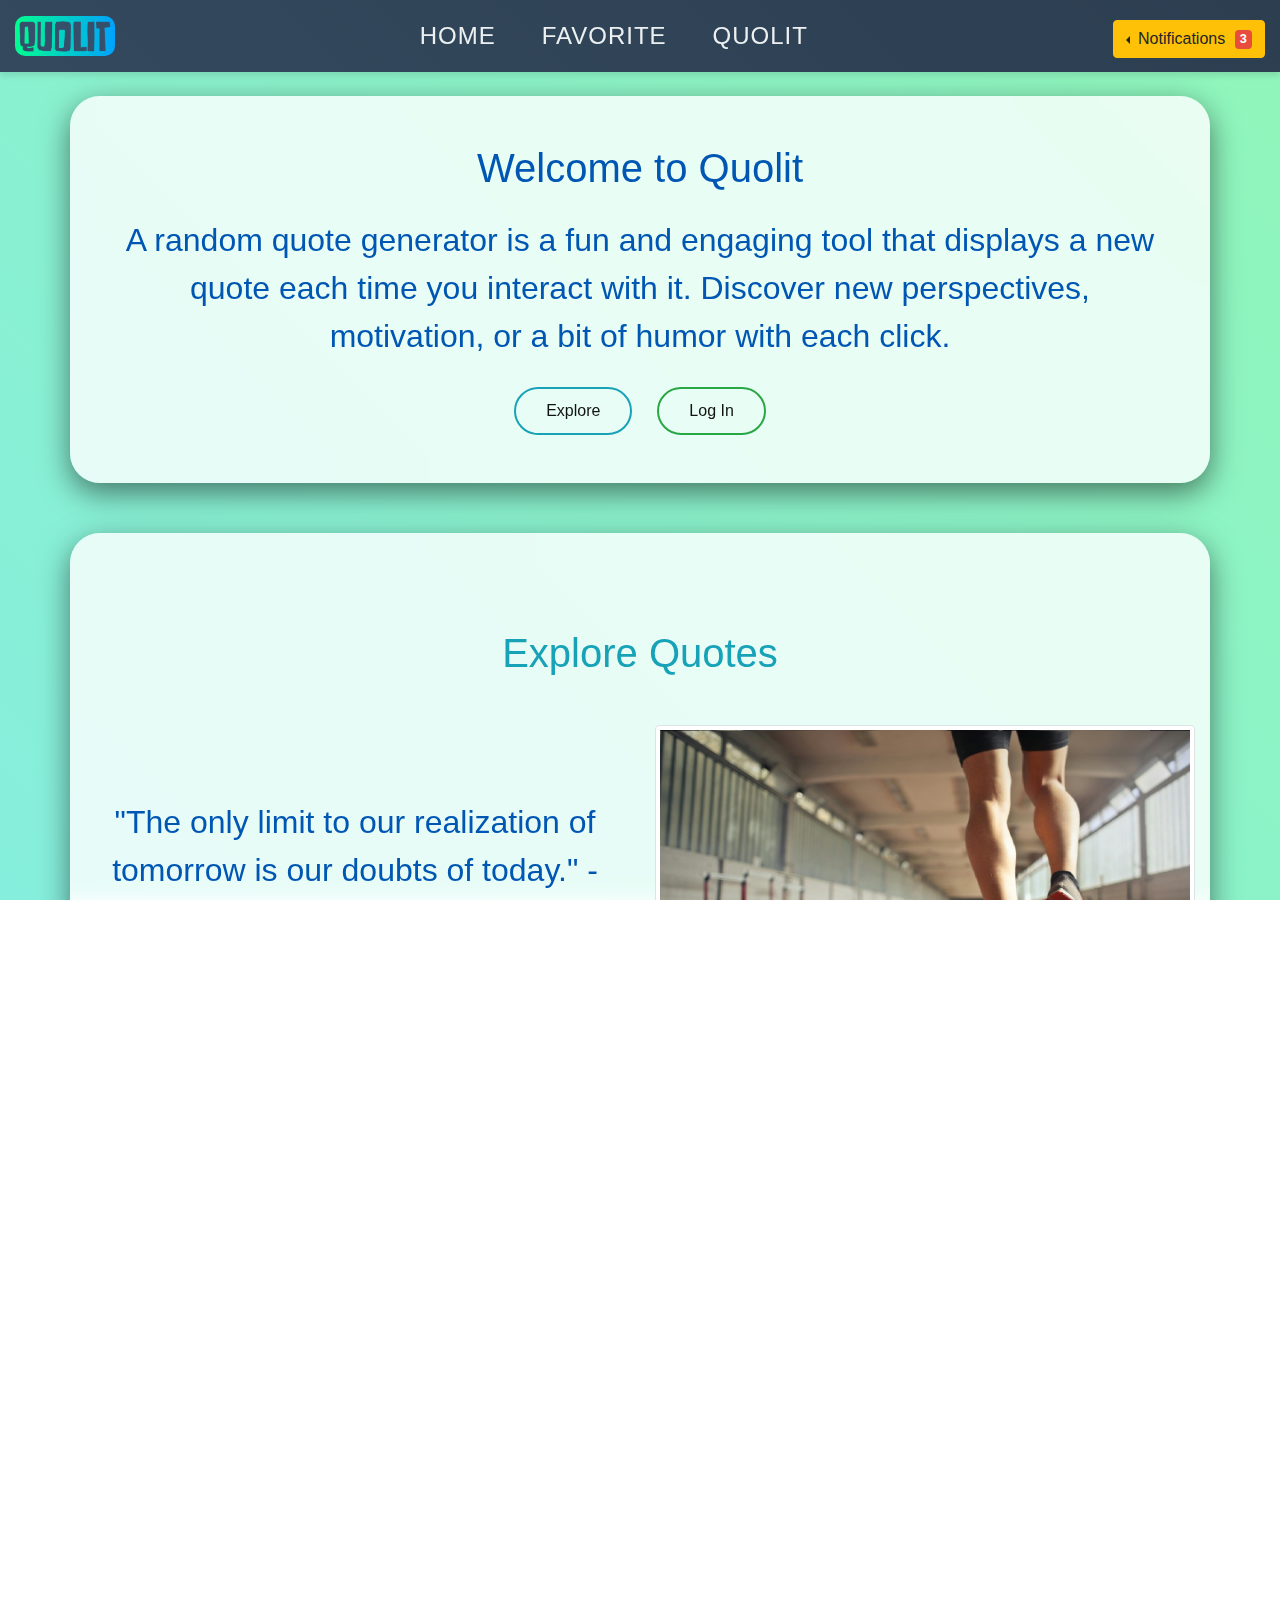
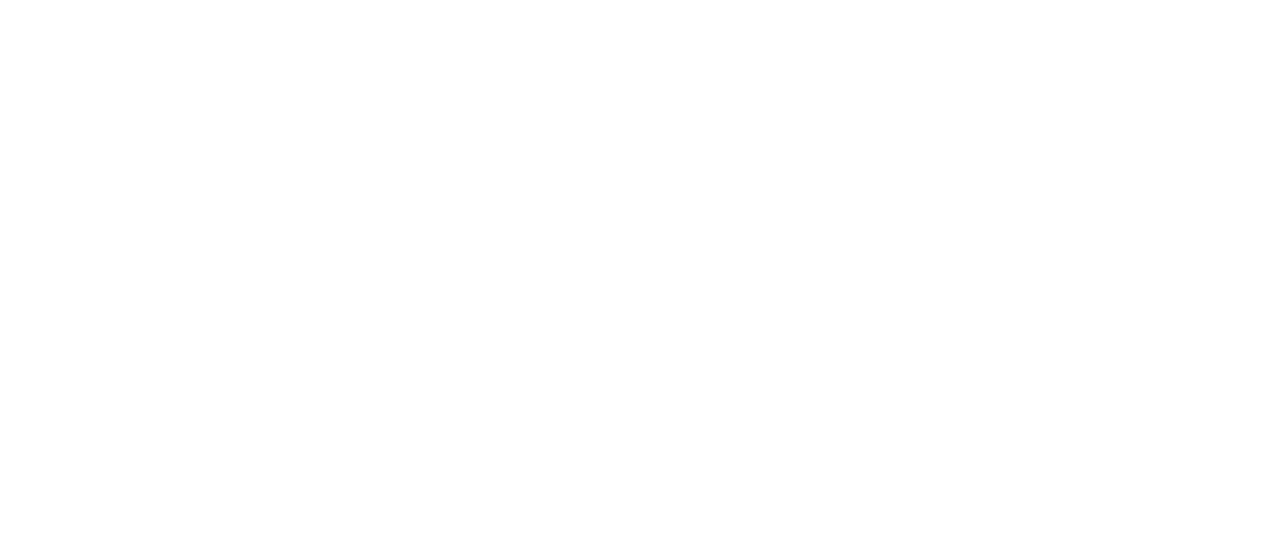
<file: index.html>
<!DOCTYPE html>
<html lang="en">
<head>
    <meta charset="UTF-8">
    <meta name="viewport" content="width=device-width, initial-scale=1.0">
    <title>Random Quote Generator</title>
    <link href="https://stackpath.bootstrapcdn.com/bootstrap/4.5.2/css/bootstrap.min.css" rel="stylesheet">
    
<style>
    body, html {
        height: 100%;
        margin: 0;
        font-family: Arial, Helvetica, sans-serif;
        overflow-x: hidden;
    }
    #body, #explore-quotes {
        text-align: center;
        font-size: xx-large;
        background-color: rgba(255, 255, 255, 0.8);
        backdrop-filter: blur(10px);
        box-shadow: 0 10px 30px rgba(0, 0, 0, 0.5);
        margin-bottom: 50px;
        border-radius: 30px;
        color: #0056b3;
        font-family: Arial, sans-serif;
    }
    #quolit {
        color: white;
    }

    #j, #i {
        border-width: 2px;
        padding: 10px 30px;
        font-size: medium;
        border-radius: 30px;

        color:#111212;
        font-family: Arial, sans-serif;
    }
    .container-fluid, .navbar {
        color: white;
    }

    .background {
        top: 0;
        left: 0;
        width: 100%;
        height: 100%;
        z-index: -1;
        background: linear-gradient(45deg, #7ee8fa, #9bff90);
        background-size: 300% 300%;
        position: fixed;
        animation: gradientAnimation 4s ease infinite;
        background-repeat: no-repeat;
    }

    @keyframes gradientAnimation {
        0% {
        background-position: 0% 50%;
        }
        50% {
        background-position: 100% 50%;
        }
        100% {
        background-position: 0% 50%;
        }
    }
    #nav {
      font-size: x-large;
      background: linear-gradient(45deg, #34495e, #2c3e50);
      color: white;
      padding: 10px 0;
      box-shadow: 0px 4px 6px rgba(0, 0, 0, 0.1);
      transition: all 0.3s ease-in-out;
    }

    #nav .nav-link {
        color: #ecf0f1;
        margin: 0 15px;
        font-weight: 500;
        letter-spacing: 1px;
        text-transform: uppercase;
        transition: color 0.3s ease, transform 0.3s ease;
    }

    #nav .nav-link:hover {
        color: #f1c40f;
        transform: scale(1.04);
    }

    #nav .navbar-toggler-icon {
        background-image: url("data:image/svg+xml,%3Csvg xmlns='http://www.w3.org/2000/svg' width='30' height='30' viewBox='0 0 30 30'%3E%3Cpath stroke='rgba(255, 255, 255, 0.7)' stroke-linecap='round' stroke-miterlimit='10' stroke-width='3' d='M4 7h22M4 15h22M4 23h22'/%3E%3C/svg%3E");
    }

    #nav .dropdown-menu {
        background: rgba(44, 62, 80, 0.9);
        border: none;
        border-radius: 10px;
    }

    #nav .dropdown-menu .dropdown-item {
        color: #ecf0f1;
        transition: background 0.3s, color 0.3s;
    }
    #nav .dropdown-menu .dropdown-item:hover {
        background: #f1c40f;
        color: #2c3e50;
    }
    #nav .badge-danger {
        background-color: #e74c3c;
        font-size: 0.8rem;
        margin-left: 5px;
    }
    /* Add hover effect to the logo */
    #nav img:hover {
        transform: scale(1.1);
        transition: transform 0.3s ease-in-out;
    }
</style>
</head>
<body class="background">
    <nav class="navbar navbar-expand-sm fixed-top" id="nav">
        <div class="container-fluid">
          <div class="d-flex align-items-center">
            <a href="main.html"><img src="data/logo1.png" alt="Logo" style="height: 40px; border-radius: 10px; width: 100px;"></a>
          </div>
          <button class="navbar-toggler" type="button" data-toggle="collapse" data-target="#navbarNavCenter">
            <span class="navbar-toggler-icon"></span>
          </button>
          <div class="collapse navbar-collapse justify-content-end" id="navbarNavCenter">
            <ul class="navbar-nav">
              <li class="nav-item">
                <a class="nav-link" href="index.html" id="quolit">Home</a>
              </li>
              <li class="nav-item">
                <a class="nav-link" href="favorite.html" target="_blank" id="quolit">Favorite</a>
              </li>
              <li class="nav-item">
                <a class="nav-link" href="main.html" target="_blank" id="quolit">Quolit</a>
              </li>
            </ul>
          </div>
          <div class="navbar-collapse justify-content-end" id="navbarNavRight">
            <ul class="navbar-nav">
              <li class="nav-item">
                <div class="btn-group dropleft notifications d-none d-md-block"  style="margin-top: 5px;">
                  <button type="button" class="btn btn-warning dropdown-toggle" id="dropdownMenuButton" data-toggle="dropdown" aria-haspopup="true" aria-expanded="false" onclick="generateRandomQuotes()">
                    Notifications <span class="badge badge-danger">3</span>
                  </button>
                  <div class="dropdown-menu" aria-labelledby="dropdownMenuButton" id="quoteDropdown">
                  </div>
                </div>
              </li>
            </ul>
          </div>
        </div>
      </nav>
    <br><br>
    <div class="container mt-5 p-5" id="body">
        <div class="text-center">
            <h1 class="mb-4">Welcome to Quolit</h1>
            <p>A random quote generator is a fun and engaging tool that displays a new quote each time you interact with it. Discover new perspectives, motivation, or a bit of humor with each click.</p>
            <div class="mt-4">
                <button type="button" class="btn btn-outline-info mr-3" onclick="location.href='#explore-quotes'" id="i">Explore</button>
                <a href="log.html"><button type="button" class="btn btn-outline-success" id="j">Log In</button></a>
            </div>
        </div>
    </div> 
    <div id="explore-quotes" class="container"><br>
        <h1 class="text-center mb-5 mt-5 text-info">Explore Quotes</h1>
        <div class="row mb-4">
            <div class="col-md-6 d-flex align-items-center">
                <p>"The only limit to our realization of tomorrow is our doubts of today." - Franklin D. Roosevelt</p>
            </div>
            <div class="col-md-6 rounded">
                <img src="data/q1.jpg" alt="Inspiring Scene 1" class="img-fluid img-thumbnail">
            </div>
        </div>
        <div class="row mb-4">
            <div class="col-md-6 order-md-2 d-flex align-items-center">
                <p>"The future belongs to those who believe in the beauty of their dreams." - Eleanor Roosevelt</p>
            </div>
            <div class="col-md-6 order-md-1">
                <img src="data/q2.jpg" alt="Inspiring Scene 2" class="img-fluid img-thumbnail">
            </div>
        </div>
        <div class="row mb-4">
            <div class="col-md-6 d-flex align-items-center">
                <p>"Do not watch the clock; do what it does. Keep going." - Sam Levenson</p>
            </div>
            <div class="col-md-6">
                <img src="data/q3ai.jpg" alt="Inspiring Scene 3" class="img-fluid img-thumbnail">
            </div>
        </div>
        <div class="row mb-4">
            <div class="col-md-6 order-md-2 d-flex align-items-center">
                <p>"Success is not final, failure is not fatal: It is the courage to continue that counts." - Winston Churchill</p>
            </div>
            <div class="col-md-6 order-md-1">
                <img src="data/q4.jpg" alt="Inspiring Scene 4" class="img-fluid img-thumbnail">
            </div>
        </div>
    </div>
    <footer class="text-center mt-5 py-3 bg-dark text-light">
        <p>&copy; 2024 Quolit | Bringing Inspiration to You</p>
    </footer>
    <script src="main.js"></script>
    <script src="https://code.jquery.com/jquery-3.5.1.slim.min.js"></script>
    <script src="https://cdn.jsdelivr.net/npm/popper.js@1.16.1/dist/umd/popper.min.js"></script>
    <script src="https://stackpath.bootstrapcdn.com/bootstrap/4.5.2/js/bootstrap.min.js"></script>
</body>
</html>
</file>
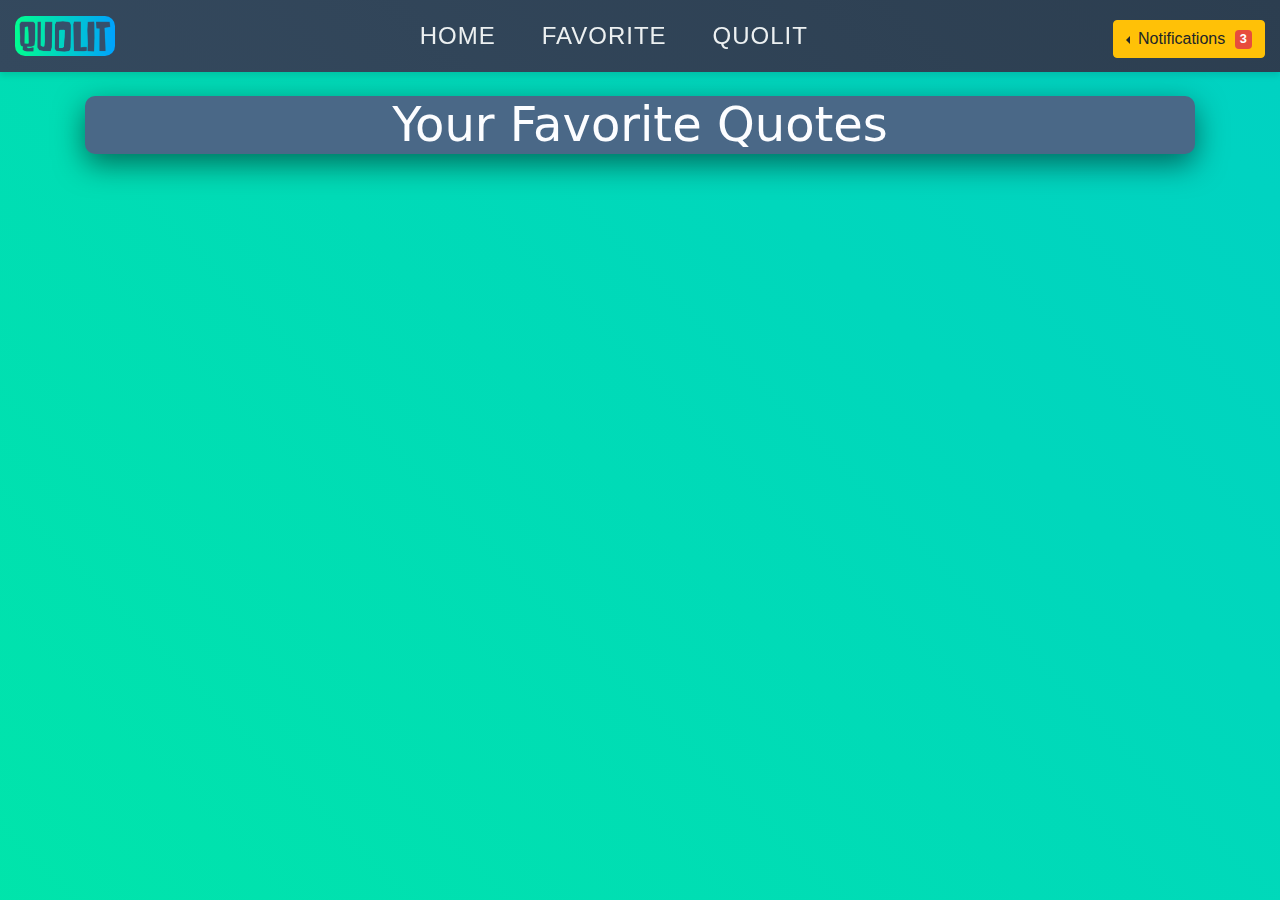
<file: favorite.html>
<!DOCTYPE html>
<html lang="en">
<head>
    <meta charset="UTF-8">
    <meta name="viewport" content="width=device-width, initial-scale=1.0">
    <title>Favorite Quotes</title>
    <link href="https://stackpath.bootstrapcdn.com/bootstrap/4.5.2/css/bootstrap.min.css" rel="stylesheet">
    <style>
        body, html {
        height: 100%;
        margin: 0;
        font-family: Arial, Helvetica, sans-serif;
        overflow-x: hidden;
        }
        #quolit{
          color: aliceblue
        }

        #align{
            text-align: center;
            font-size: xxx-large;
            background-color: rgb(74, 104, 135);
            backdrop-filter: blur(10px);
            box-shadow: 0 10px 30px rgba(0, 0, 0, 0.5);
            margin-bottom: 50px;
            border-radius: 10px;
            color: rgb(252, 253, 255);
            font-family: system-ui, -apple-system, BlinkMacSystemFont, 'Segoe UI', Roboto, Oxygen, Ubuntu, Cantarell, 'Open Sans', 'Helvetica Neue', sans-serif;
        }
        .card{
            border-radius: 20px;
            background-color: rgba(225, 225, 225, 0.8)
        }
        #btn{
            border-radius: 20px;
        }
        #bg {
            top: 0;
            left: 0;
            width: 100%;
            height: 100%;
            z-index: -1;

            background: linear-gradient(45deg, #01F596, #00D7BC,#00BDDC);
            background-size: 300% 300%;
            animation: gradientAnimation 8s ease infinite;
            background-repeat: no-repeat;
        }

        @keyframes gradientAnimation {
            0% {
                background-position: 0% 50%;
            }
            50% {
                background-position: 100% 50%;
            }
            100% {
                background-position: 0% 50%;
            }
        }
        #nav {
            font-size: x-large;
            background: linear-gradient(45deg, #34495e, #2c3e50);
            color: white;
            padding: 10px 0;
            box-shadow: 0px 4px 6px rgba(0, 0, 0, 0.1);
            transition: all 0.3s ease-in-out;
        }

        #nav .nav-link {
            color: #ecf0f1;
            margin: 0 15px;
            font-weight: 500;
            letter-spacing: 1px;
            text-transform: uppercase;
            transition: color 0.3s ease, transform 0.3s ease;
        }

        #nav .nav-link:hover {
            color: #f1c40f;
            transform: scale(1.04);
        }

        #nav .navbar-toggler-icon {
            background-image: url("data:image/svg+xml,%3Csvg xmlns='http://www.w3.org/2000/svg' width='30' height='30' viewBox='0 0 30 30'%3E%3Cpath stroke='rgba(255, 255, 255, 0.7)' stroke-linecap='round' stroke-miterlimit='10' stroke-width='3' d='M4 7h22M4 15h22M4 23h22'/%3E%3C/svg%3E");
        }

        #nav .dropdown-menu {
            background: rgba(44, 62, 80, 0.9);
            border: none;
            border-radius: 10px;
        }

        #nav .dropdown-menu .dropdown-item {
            color: #ecf0f1;
            transition: background 0.3s, color 0.3s;
        }

        #nav .dropdown-menu .dropdown-item:hover {
            background: #f1c40f;
            color: #2c3e50;
        }

        #nav .badge-danger {
            background-color: #e74c3c;
            font-size: 0.8rem;
            margin-left: 5px;
        }

        #nav img:hover {
            transform: scale(1.1);
            transition: transform 0.3s ease-in-out;
        }

        @keyframes popIn {
        0% {
            opacity: 0;
            transform: scale(0.8);
        }
        100% {
            opacity: 1;
            transform: scale(1);
        }
        }

        .pop-in {
            animation: popIn 1.5s ease forwards;
        }
        .card:hover{
            transform:scale(1.05);
        }
        .card{
            transition: all .45s ease;
        }
    </style>
</head>
<body class="d-flex flex-column min-vh-100" id="bg">
    <nav class="navbar navbar-expand-sm fixed-top" id="nav">
        <div class="container-fluid">
          <div class="d-flex align-items-center">
            <a href="main.html"><img src="data/logo1.png" alt="Logo" style="height: 40px; border-radius: 10px; width: 100px;"></a>
          </div>
          <button class="navbar-toggler" type="button" data-toggle="collapse" data-target="#navbarNavCenter">
            <span class="navbar-toggler-icon"></span>
          </button>
          <div class="collapse navbar-collapse justify-content-end" id="navbarNavCenter">
            <ul class="navbar-nav">
              <li class="nav-item">
                <a class="nav-link" href="index.html" id="quolit">Home</a>
              </li>
              <li class="nav-item">
                <a class="nav-link" href="favorite.html" target="_blank" id="quolit">Favorite</a>
              </li>
              <li class="nav-item">
                <a class="nav-link" href="main.html" target="_blank" id="quolit">Quolit</a>
              </li>
            </ul>
          </div>
          <div class="navbar-collapse justify-content-end" id="navbarNavRight">
            <ul class="navbar-nav">
              <li class="nav-item">
                <div class="btn-group dropleft notifications d-none d-md-block"  style="margin-top: 5px;">
                  <button type="button" class="btn btn-warning dropdown-toggle" id="dropdownMenuButton" data-toggle="dropdown" aria-haspopup="true" aria-expanded="false" onclick="generateRandomQuotes()">
                    Notifications <span class="badge badge-danger">3</span>
                  </button>
                  <div class="dropdown-menu" aria-labelledby="dropdownMenuButton" id="quoteDropdown">
                  </div>
                </div>
              </li>
            </ul>
          </div>
        </div>
      </nav>
        <br><br>
    <div class="container mt-5">
        <h1 class="text-center mb-5" id="align">Your Favorite Quotes</h1>
        <div id="favorite-quotes-container" class="row">
            
        </div>
    <script>
        let favQuotes = JSON.parse(localStorage.getItem('favQuotes')) || [];
        let container = document.getElementById('favorite-quotes-container');

        function removeQuote(index) {
            favQuotes.splice(index, 1);
            localStorage.setItem('favQuotes', JSON.stringify(favQuotes));
            renderQuotes();
        }

        function renderQuotes() {
            container.innerHTML = ''; // Clear the container
            favQuotes.forEach((quote, index) => {
                let quoteDiv = document.createElement('div');
                quoteDiv.classList.add('col-md-6', 'mb-4' , 'pop-in');

                let quoteCard = `
                    <div class="card">
                        <div class="card-body">
                            <p class="card-text">${quote}</p>
                            <button class="btn btn-danger" id="btn" onclick="removeQuote(${index})">Remove</button>
                        </div>
                    </div>
                `;
                quoteDiv.innerHTML = quoteCard;
                container.appendChild(quoteDiv);
            });
        }

        renderQuotes();
    </script>
    <script src="main.js"></script>
    <script src="https://code.jquery.com/jquery-3.5.1.slim.min.js"></script>
    <script src="https://cdn.jsdelivr.net/npm/popper.js@1.16.1/dist/umd/popper.min.js"></script>
    <script src="https://stackpath.bootstrapcdn.com/bootstrap/4.5.2/js/bootstrap.min.js"></script>
</body>
</html>
</file>
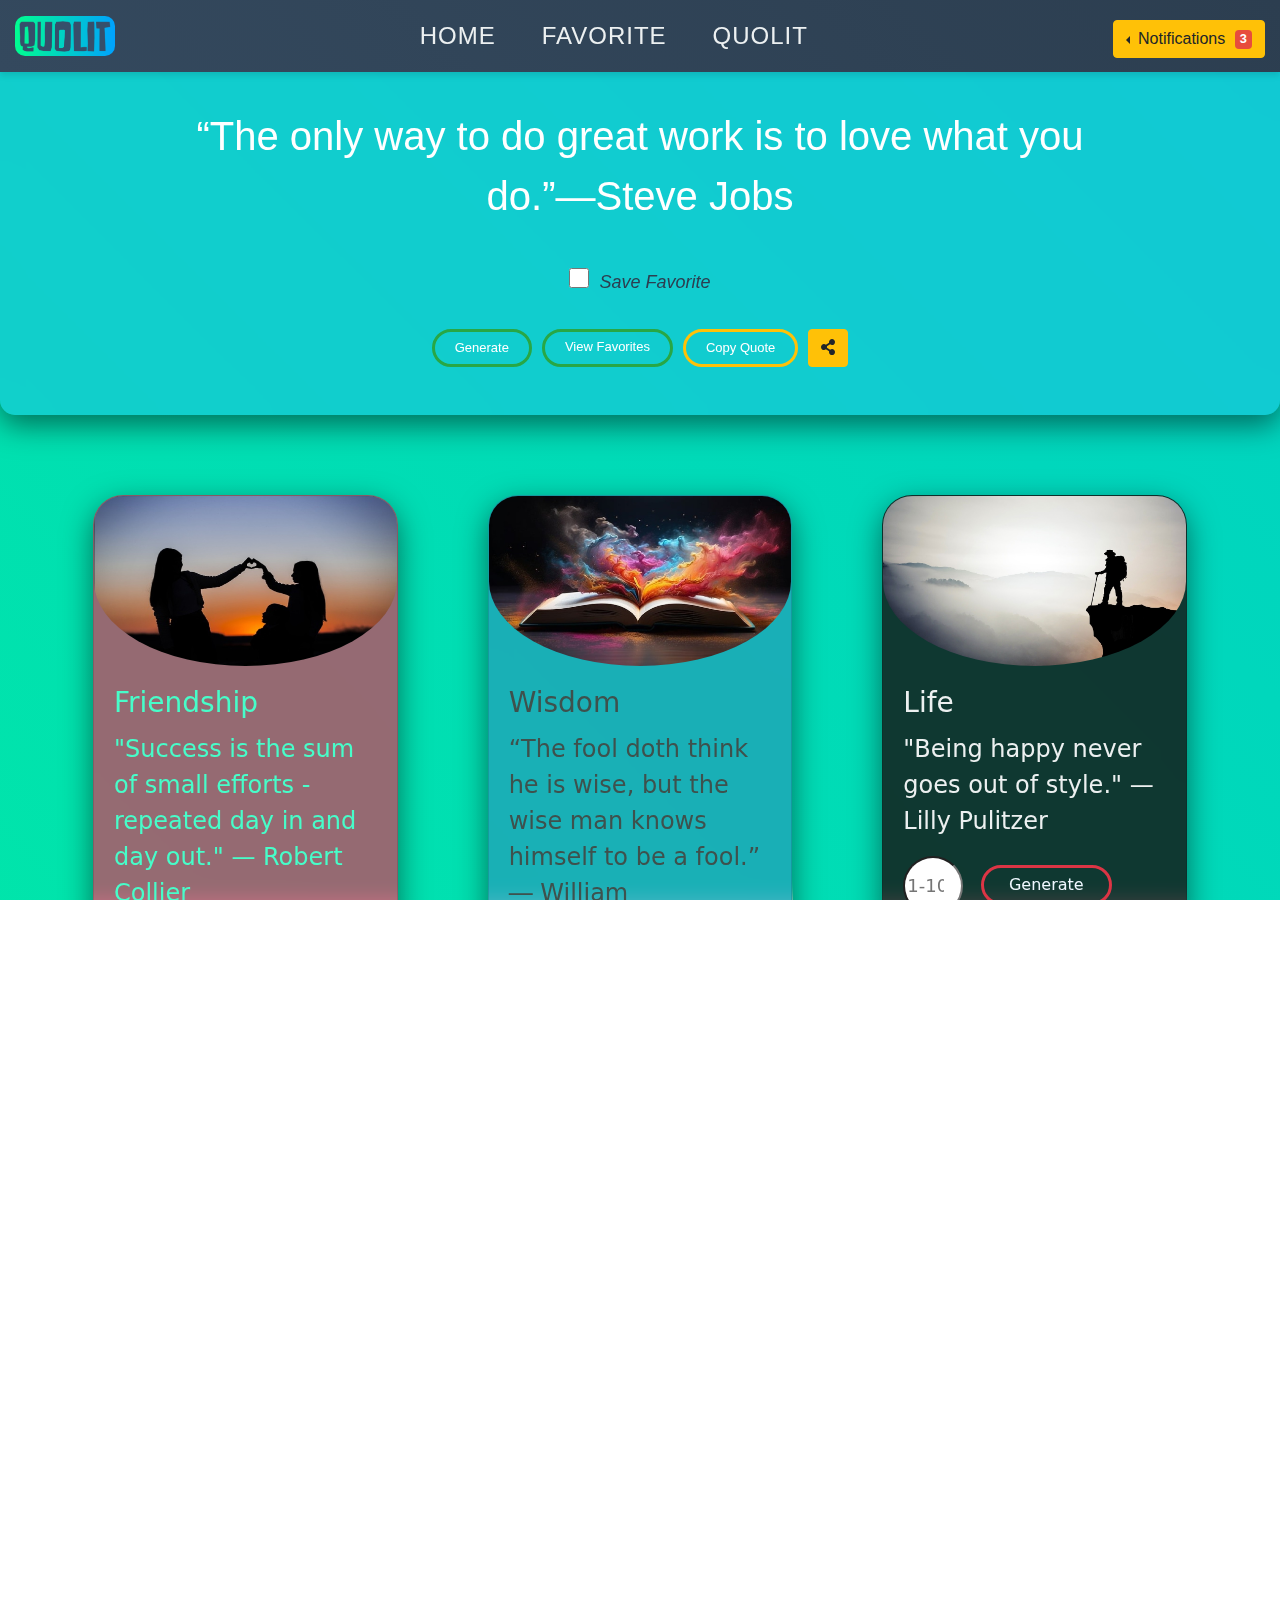
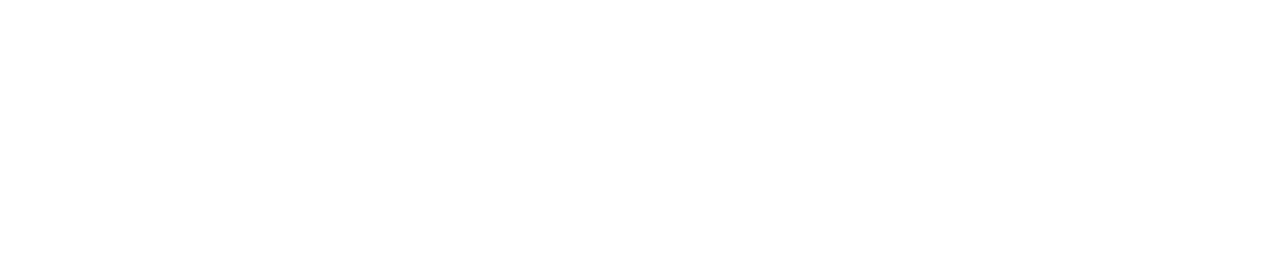
<file: main.html>
<!DOCTYPE html>
<html lang="en">
  <head>
    <meta charset="UTF-8" />
    <meta name="viewport" content="width=device-width, initial-scale=1.0" />
    <title>Random Quote Generator</title>
    <link
      href="https://cdnjs.cloudflare.com/ajax/libs/font-awesome/5.15.4/css/all.min.css"
      rel="stylesheet"
    />
    <link
      href="https://stackpath.bootstrapcdn.com/bootstrap/4.5.2/css/bootstrap.min.css"
      rel="stylesheet"
    />
    <style>
      body,
      html {
        height: 100%;
        margin: 0;
        font-family: Arial, Helvetica, sans-serif;
        overflow-x: hidden;
      }
      #align {
        text-align: center;
        font-size: xxx-large;
        background-color: rgba(34, 193, 228, 0.515);
        backdrop-filter: blur(10px);
        box-shadow: 0 10px 30px rgba(0, 0, 0, 0.5);
        margin-bottom: 50px;
        color: #ffffff;
        font-family: "Segoe UI", Tahoma, Geneva, Verdana, sans-serif;
        padding: 30px;
        border-radius: 15px;
        height: auto;
        display: flex;
        flex-direction: column;
        align-items: center;
        justify-content: center;
      }

      #j,
      #i,
      #copyBtn {
        border-width: 3px;
        padding: 5px 20px;
        font-size: small;
        border-radius: 50px;
        color: #ffffff;
        transition: background-color 0.3s;
        white-space: nowrap;
      }
      #fav {
        margin: 5px;
        width: 20px;
        height: 20px;
      }
      img {
        border-radius: 50%;
      }
      .card {
        overflow: hidden;
        margin: 30px;
        border-radius: 10px;
        transition: transform 0.3s ease, box-shadow 0.3s ease;
        background-color: rgba(129, 45, 85, 1);
        backdrop-filter: blur(10px);
        box-shadow: 0 10px 30px rgba(0, 0, 0, 0.5);
        border-radius: 30px;
        font-size: x-large;
        font-weight: 400;
        font-family: system-ui, -apple-system, BlinkMacSystemFont, "Segoe UI",
          Roboto, Oxygen, Ubuntu, Cantarell, "Open Sans", "Helvetica Neue",
          sans-serif;
      }
      .card1 {
        background-color: rgba(186, 76, 99, 0.8);
        color: #47fdc9;
      }
      .card2 {
        background-color: rgba(31, 164, 182, 0.8);
        color: #3e514d;
      }
      .card3 {
        background-color: rgba(19, 15, 15, 0.8);
        color: #ecf0f0;
      }
      .card4 {
        background-color: rgba(12, 154, 220, 0.8);
        color: #c3eded;
      }
      .card5 {
        background-color: rgba(16, 55, 181, 0.8);
        color: #efc84a;
      }
      .card6 {
        background-color: rgba(204, 178, 163, 0.8);
        color: #2c3e50;
      }

      .card:hover {
        transform: scale(1.05);
        box-shadow: 0 12px 24px rgba(0, 0, 0, 0.3);
      }

      .card-image {
        width: 100%;
        transition: transform 0.3s ease;
      }

      .card:hover .card-image {
        transform: scale(1.1);
      }
      #k {
        border-width: 3px;
        padding-block: 5px;
        padding-left: 25px;
        padding-right: 25px;
        font-size: medium;
        margin: 10px;
        border-radius: 100px;
        color: aliceblue;
        font-family: system-ui, -apple-system, BlinkMacSystemFont, "Segoe UI",
          Roboto, Oxygen, Ubuntu, Cantarell, "Open Sans", "Helvetica Neue",
          sans-serif;
      }
      #k:hover {
        background-color: #c0392b;
      }
      input {
        border-radius: 50%;
        height: 60px;
        width: 60px;
        text-align: center;
        font-size: large;
      }

      footer {
        background-color: rgb(44, 62, 80);
      }
      #quolit {
        color: #ecf0f1;
      }
      .quote {
        font-size: 40px;
        width: 80%;
        margin: 10px auto;
        word-wrap: break-word;
      }
      .form-group {
        display: flex;
        flex-direction: column;
        align-items: center;
        margin-bottom: 20px;
      }
      .button-group {
        display: flex;
        justify-content: center;
        gap: 10px;
        margin-top: 15px;
      }
      #save {
        padding: 5px;
        font-size: large;
        font-style: italic;
        color: #2c3e50;
      }
      #nav {
        font-size: x-large;
        background: linear-gradient(45deg, #34495e, #2c3e50);
        color: white;
        padding: 10px 0;
        box-shadow: 0px 4px 6px rgba(0, 0, 0, 0.1);
        transition: all 0.3s ease-in-out;
      }

      #nav .nav-link {
        color: #ecf0f1;
        margin: 0 15px;
        font-weight: 500;
        letter-spacing: 1px;
        text-transform: uppercase;
        transition: color 0.3s ease, transform 0.3s ease;
      }

      #nav .nav-link:hover {
        color: #f1c40f;
        transform: scale(1.04);
      }

      #nav .navbar-toggler-icon {
        background-image: url("data:image/svg+xml,%3Csvg xmlns='http://www.w3.org/2000/svg' width='30' height='30' viewBox='0 0 30 30'%3E%3Cpath stroke='rgba(255, 255, 255, 0.7)' stroke-linecap='round' stroke-miterlimit='10' stroke-width='3' d='M4 7h22M4 15h22M4 23h22'/%3E%3C/svg%3E");
      }

      #nav .dropdown-menu {
        background: rgba(44, 62, 80, 0.9);
        border: none;
        border-radius: 10px;
      }

      #nav .dropdown-menu .dropdown-item {
        color: #ecf0f1;
        transition: background 0.3s, color 0.3s;
      }

      #nav .dropdown-menu .dropdown-item:hover {
        background: #f1c40f;
        color: #2c3e50;
      }

      #nav .badge-danger {
        background-color: #e74c3c;
        font-size: 0.8rem;
        margin-left: 5px;
      }

      #nav img:hover {
        transform: scale(1.1);
        transition: transform 0.3s ease-in-out;
      }

      #background {
        top: 0;
        left: 0;
        width: 100%;
        height: 100%;
        z-index: -1;
        background: linear-gradient(45deg, #01f596, #00d7bc, #00bddc);
        background-size: 300% 300%;
        animation: gradientAnimation 8s ease infinite;
        background-repeat: no-repeat;
      }

      @keyframes gradientAnimation {
        0% {
          background-position: 0% 50%;
        }
        50% {
          background-position: 100% 50%;
        }
        100% {
          background-position: 0% 50%;
        }
      }
      .button-group {
        display: flex;
        justify-content: center;
        gap: 10px;
        margin-top: 15px;
      }
      .btn {
        white-space: nowrap;
      }
      .quote {
        font-size: 40px;
        width: 80%;
        margin: 10px auto;
        word-wrap: break-word;
        height: 120px;
        overflow: hidden;
      }
      .quote-button {
        font-size: medium;
        border-radius: 50px;
      }
    </style>
  </head>
  <body class="d-flex flex-column min-vh-100" id="background">
    <nav class="navbar navbar-expand-sm fixed-top" id="nav">
      <div class="container-fluid">
        <div class="d-flex align-items-center">
          <a href="main.html"
            ><img
              src="data/logo1.png"
              alt="Logo"
              style="height: 40px; border-radius: 10px; width: 100px"
          /></a>
        </div>
        <button
          class="navbar-toggler"
          type="button"
          data-toggle="collapse"
          data-target="#navbarNavCenter"
        >
          <span class="navbar-toggler-icon"></span>
        </button>
        <div
          class="collapse navbar-collapse justify-content-end"
          id="navbarNavCenter"
        >
          <ul class="navbar-nav">
            <li class="nav-item">
              <a class="nav-link" href="index.html" id="quolit">Home</a>
            </li>
            <li class="nav-item">
              <a
                class="nav-link"
                href="favorite.html"
                target="_blank"
                id="quolit"
                >Favorite</a
              >
            </li>
            <li class="nav-item">
              <a class="nav-link" href="main.html" target="_blank" id="quolit"
                >Quolit</a
              >
            </li>
          </ul>
        </div>
        <div class="navbar-collapse justify-content-end" id="navbarNavRight">
          <ul class="navbar-nav">
            <li class="nav-item">
              <div
                class="btn-group dropleft notifications d-none d-md-block"
                style="margin-top: 5px"
              >
                <button
                  type="button"
                  class="btn btn-warning dropdown-toggle"
                  id="dropdownMenuButton"
                  data-toggle="dropdown"
                  aria-haspopup="true"
                  aria-expanded="false"
                  onclick="generateRandomQuotes()"
                >
                  Notifications <span class="badge badge-danger">3</span>
                </button>
                <div
                  class="dropdown-menu"
                  aria-labelledby="dropdownMenuButton"
                  id="quoteDropdown"
                ></div>
              </div>
            </li>
          </ul>
        </div>
      </div>
    </nav>

    <br /><br />
    <div class="container-fluid p-5" id="align">
      <form>
        <div class="quote" id="quoteText">
          “The only way to do great work is to love what you do.”—Steve Jobs
        </div>
        <div class="form-group">
          <div>
            <input type="checkbox" id="fav" /><label for="fav" id="save"
              >Save Favorite</label
            >
          </div>
        </div>
        <div class="button-group">
          <button type="button" class="btn btn-outline-success" id="j">
            Generate
          </button>
          <a
            href="favorite.html"
            class="btn btn-outline-success"
            target="_blank"
            id="i"
            >View Favorites</a
          >
          <button type="button" class="btn btn-outline-warning" id="copyBtn">
            Copy Quote
          </button>
          <button type="button" class="btn btn-warning" id="shareBtn">
            <i class="fas fa-share-alt"></i>
          </button>
        </div>
      </form>
    </div>

    <div class="row row-cols-md-3 g-5 mx-5">
      <div class="col">
        <div class="card card1">
          <img src="data/friend.jpg" class="card-img-top" alt="friendship" />
          <div class="card-body">
            <h3 class="card-title">Friendship</h3>
            <p class="card-text" id="quoteDisplay1">
              "Success is the sum of small efforts - repeated day in and day
              out." — Robert Collier
            </p>
            <form>
              <input
                type="number"
                id="quoteNumber1"
                min="1"
                max="10"
                placeholder="1-10"
              />
              <button
                type="button"
                class="btn btn-outline-danger"
                onclick="generateQuotes1()"
                id="k"
              >
                Generate
              </button>
            </form>
          </div>
        </div>
        <br />
      </div>

      <div class="col">
        <div class="card card2">
          <img src="data/wisdom.jpg" class="card-img-top" alt="wisdom" />
          <div class="card-body">
            <h3 class="card-title">Wisdom</h3>
            <p class="card-text" id="quoteDisplay2">
              “The fool doth think he is wise, but the wise man knows himself to
              be a fool.” ― William Shakespeare
            </p>
            <form>
              <input
                type="number"
                min="1"
                max="10"
                placeholder="1-10"
                id="quoteNumber2"
              />
              <button
                type="button"
                class="btn btn-outline-danger"
                onclick="generateQuotes2()"
                id="k"
              >
                Generate
              </button>
            </form>
          </div>
        </div>
        <br />
      </div>
      <div class="col">
        <div class="card card3">
          <img src="data/life.jpg" class="card-img-top" alt="life" />
          <div class="card-body">
            <h3 class="card-title">Life</h3>
            <p class="card-text" id="quoteDisplay3">
              "Being happy never goes out of style." — Lilly Pulitzer
            </p>
            <form>
              <input
                type="number"
                min="1"
                max="10"
                placeholder="1-10"
                id="quoteNumber3"
              />
              <button
                type="button"
                class="btn btn-outline-danger"
                onclick="generateQuotes3()"
                id="k"
              >
                Generate
              </button>
            </form>
          </div>
        </div>
        <br />
      </div>
      <div class="col">
        <div class="card card4">
          <img src="data/success.jpg" class="card-img-top" alt="success" />
          <div class="card-body">
            <h3 class="card-title">Success</h3>
            <p class="card-text" id="quoteDisplay4">
              "Success is the sum of small efforts - repeated day in and day
              out." — Robert Collier
            </p>
            <form>
              <input
                type="number"
                min="1"
                max="10"
                placeholder="1-10"
                id="quoteNumber4"
              />
              <button
                type="button"
                class="btn btn-outline-danger"
                onclick="generateQuotes4()"
                id="k"
              >
                Generate
              </button>
            </form>
          </div>
        </div>
      </div>
      <br />
      <div class="col">
        <div class="card card5">
          <img src="data/Time.jpg" class="card-img-top" alt="success" />
          <div class="card-body">
            <h3 class="card-title">Time</h3>
            <p class="card-text" id="quoteDisplay5">
              "Tough times never last, but tough people do" – Robert H. Schuller
            </p>
            <form>
              <input
                type="number"
                min="1"
                max="10"
                placeholder="1-10"
                id="quoteNumber5"
              />
              <button
                type="button"
                class="btn btn-outline-danger"
                onclick="generateQuotes5()"
                id="k"
              >
                Generate
              </button>
            </form>
          </div>
        </div>
      </div>
      <br />
      <div class="col">
        <div class="card card6">
          <img src="data/Love.jpg" class="card-img-top" alt="success" />
          <div class="card-body">
            <h3 class="card-title">Love</h3>
            <p class="card-text" id="quoteDisplay6">
              "I swear I couldn’t love you more than I do right now, and yet I
              know I will tomorrow" - Leo Christopher
            </p>
            <form>
              <input
                type="number"
                min="1"
                max="10"
                placeholder="1-10"
                id="quoteNumber6"
              />
              <button
                type="button"
                class="btn btn-outline-danger"
                onclick="generateQuotes6()"
                id="k"
              >
                Generate
              </button>
            </form>
          </div>
        </div>
      </div>
      <br />
    </div>
    <footer class="text-center mt-5 py-3 text-light">
      <p>
        &copy; 2024 Quolit | Bringing Inspiration to you by Vansh and Madhav
      </p>
    </footer>
    <script>
      document.getElementById("copyBtn").addEventListener("click", function () {
        var quoteText = document.getElementById("quoteText").innerText;
        var textArea = document.createElement("textarea");
        textArea.value = quoteText;
        document.body.appendChild(textArea);
        textArea.select();
        document.execCommand("copy");
        document.body.removeChild(textArea);
        alert("Quote copied to clipboard");
      });
    </script>
    <script>
      document
        .getElementById("shareBtn")
        .addEventListener("click", function () {
          var quoteText = "https://viewquotes2o.netlify.app";
          var textArea = document.createElement("textarea");
          textArea.value = quoteText;
          document.body.appendChild(textArea);
          textArea.select();
          document.execCommand("copy");
          document.body.removeChild(textArea);
          alert("Website Link copied to clipboard");
        });
    </script>
    <script src="main.js"></script>
    <script src="https://code.jquery.com/jquery-3.5.1.slim.min.js"></script>
    <script src="https://cdn.jsdelivr.net/npm/popper.js@1.16.1/dist/umd/popper.min.js"></script>
    <script src="https://stackpath.bootstrapcdn.com/bootstrap/4.5.2/js/bootstrap.min.js"></script>
  </body>
</html>
</file>
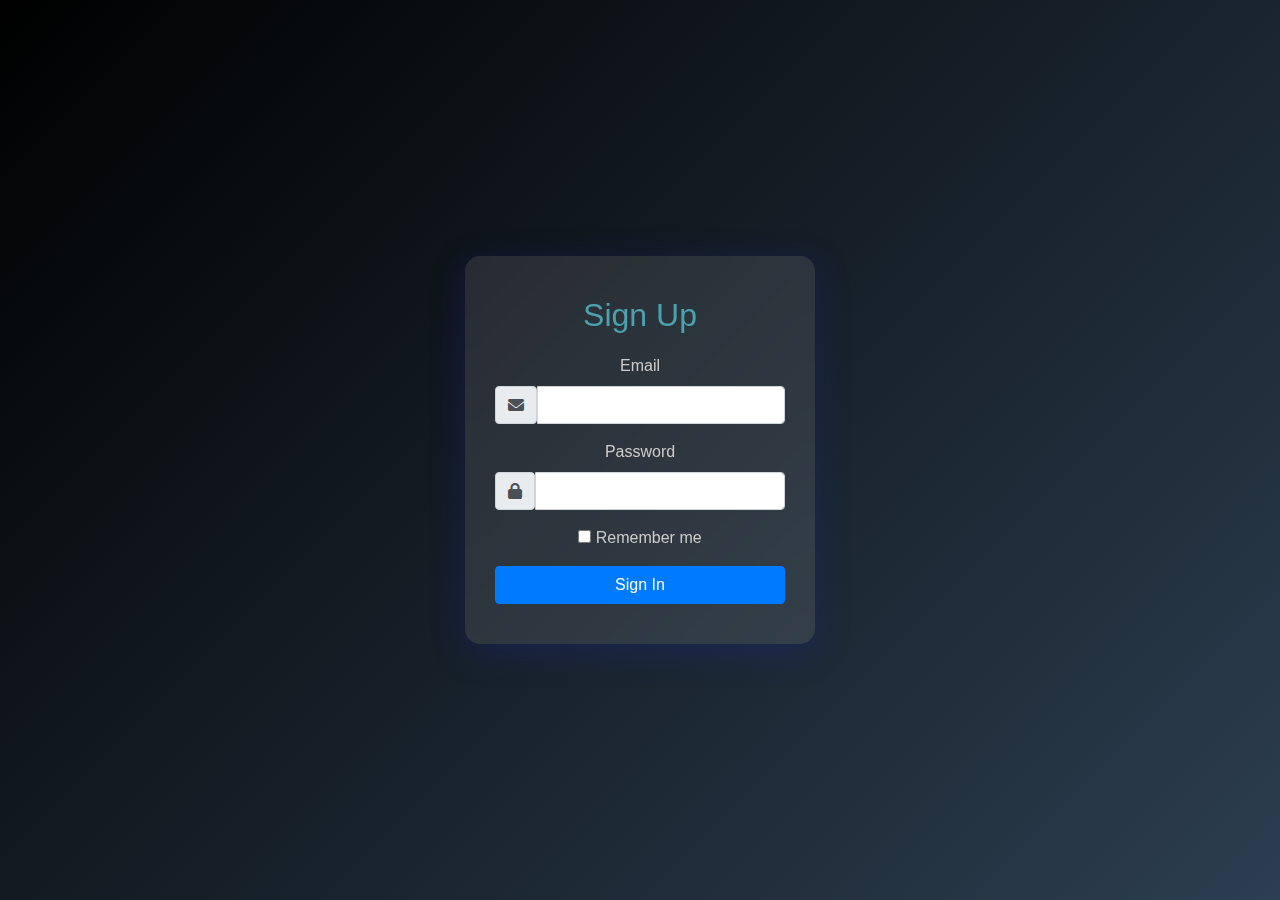
<file: sign.html>
<!DOCTYPE html>
<html lang="en">
  <head>
    <meta charset="UTF-8" />
    <meta name="viewport" content="width=device-width, initial-scale=1.0" />
    <title>Random Quote Generator</title>
    <link rel="stylesheet" href="log.css" />
    <link
      href="https://stackpath.bootstrapcdn.com/bootstrap/4.5.2/css/bootstrap.min.css"
      rel="stylesheet"
    />
    <link
      rel="stylesheet"
      href="https://cdnjs.cloudflare.com/ajax/libs/font-awesome/6.0.0/css/all.min.css"
    />
  </head>
  <body>
    <section id="align">
      <div class="login-box">
        <h1 class="text-center">Sign Up</h1>
        <form action="main.html">
          <div class="mb-3">
            <label for="email" class="form-label">Email</label>
            <div class="input-group">
              <span class="input-group-text"
                ><i class="fas fa-envelope"></i
              ></span>
              <input
                type="email"
                class="form-control"
                id="email"
                name="email"
                required
              />
            </div>
          </div>
          <div class="mb-3">
            <label for="password" class="form-label">Password</label>
            <div class="input-group">
              <span class="input-group-text"><i class="fas fa-lock"></i></span>
              <input
                type="password"
                class="form-control"
                id="password"
                name="password"
                required
              />
            </div>
          </div>
          <div class="mb-3">
            <input type="checkbox" id="remember" name="remember" />
            <label for="remember" class="form-check-label">Remember me</label>
          </div>
          <a href="main.html"
            ><button type="submit" class="btn btn-primary w-100">
              Sign In
            </button></a
          >
        </form>
      </div>
    </section>
    <script src="main.js"></script>
    <script src="https://code.jquery.com/jquery-3.5.1.slim.min.js"></script>
    <script src="https://cdn.jsdelivr.net/npm/popper.js@1.16.1/dist/umd/popper.min.js"></script>
    <script src="https://stackpath.bootstrapcdn.com/bootstrap/4.5.2/js/bootstrap.min.js"></script>
  </body>
</html>
</file>
<file: log.css>
/* General body styling */
body {
  margin: 0;
  padding: 0;
  font-family: "Poppins", sans-serif;
  background: linear-gradient(135deg, #000000, #2c3e50);
  display: flex;
  justify-content: center;
  align-items: center;
  height: 100vh;
  overflow: hidden;
  color: #ffffff;
}

/* Login Section Alignment */
#align {
  display: flex;
  justify-content: center;
  align-items: center;
  width: 100%;
  height: 100%;
}

/* Login Box Styling */
.login-box {
  background: rgba(255, 255, 255, 0.1);
  backdrop-filter: blur(10px);
  border-radius: 15px;
  box-shadow: 0 8px 32px rgba(31, 38, 135, 0.37);
  padding: 40px 30px;
  width: 350px;
  text-align: center;
  animation: fadeIn 1.2s ease-in-out;
}

/* Login Heading */
.login-box h1 {
  font-size: 2rem;
  margin-bottom: 20px;
  color: #4ca1af;
}

/* Input Box Styling */
.input-box {
  position: relative;
  margin-bottom: 20px;
}

.input-box input {
  width: 100%;
  padding: 10px 10px 10px 40px; /* Added left padding to make space for the icon */
  font-size: 1rem;
  background: none;
  border: none;
  border-bottom: 2px solid #ccc;
  color: #ffffff;
  outline: none;
  transition: 0.3s;
}

.input-box input:focus,
.input-box input:valid {
  border-bottom-color: #4ca1af;
}

.input-box label {
  position: absolute;
  left: 40px; /* Aligns with the input padding */
  top: 50%;
  transform: translateY(-50%);
  font-size: 1rem;
  color: #ccc;
  pointer-events: none;
  transition: 0.3s;
}

.input-box input:focus ~ label,
.input-box input:valid ~ label {
  top: -5px;
  color: #4ca1af;
  font-size: 0.9rem;
}

/* Input Icons */
.icon {
  position: absolute;
  top: 50%;
  left: 10px; /* Positions icon correctly */
  transform: translateY(-50%);
  color: #ccc;
  font-size: 1.2rem; /* Adjust size for better visibility */
  transition: 0.3s;
}

.input-box input:focus ~ .icon,
.input-box input:valid ~ .icon {
  color: #4ca1af;
}

/* Remember Me and Forgot Password */
.remember-forgot {
  display: flex;
  justify-content: space-between;
  align-items: center;
  margin-bottom: 20px;
  font-size: 0.9rem;
}

.remember-forgot a {
  color: #4ca1af;
  text-decoration: none;
  transition: 0.3s;
}

.remember-forgot a:hover {
  text-decoration: underline;
}

/* Login Button */
button {
  width: 100%;
  padding: 10px;
  font-size: 1rem;
  font-weight: bold;
  color: #ffffff;
  background: #4ca1af;
  border: none;
  border-radius: 5px;
  cursor: pointer;
  transition: 0.3s;
}

button:hover {
  background: #3b8d99;
  transform: scale(1.05);
}

/* Register Link */
.register-link p {
  font-size: 0.9rem;
  margin-top: 15px;
}

.register-link a {
  color: #4ca1af;
  text-decoration: none;
  font-weight: bold;
  transition: 0.3s;
}

.register-link a:hover {
  text-decoration: underline;
}

/* Animations */
@keyframes fadeIn {
  from {
    opacity: 0;
    transform: translateY(-20px);
  }
  to {
    opacity: 1;
    transform: translateY(0);
  }
}

/* Responsive Design */
@media (max-width: 480px) {
  .login-box {
    width: 300px;
    padding: 30px 20px;
  }
}
label,
p {
  color: #ccc;
}
</file>
